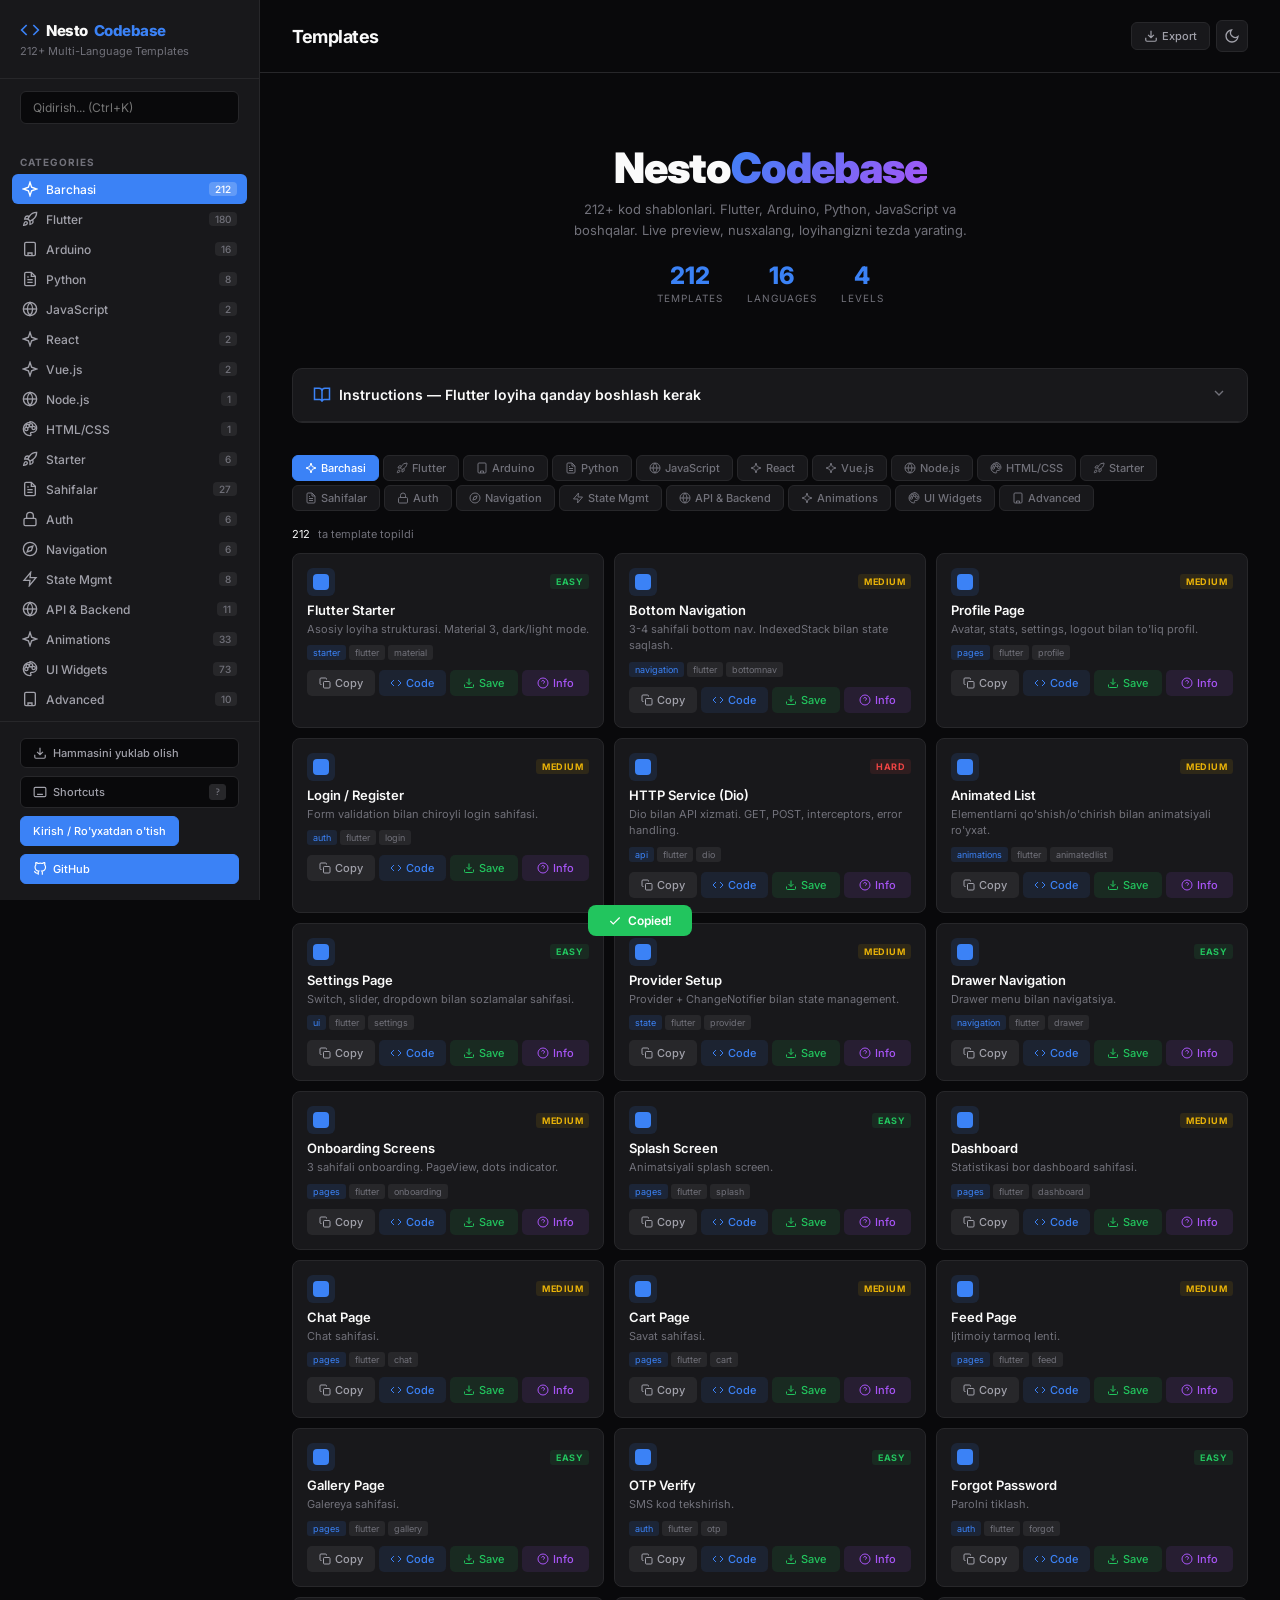
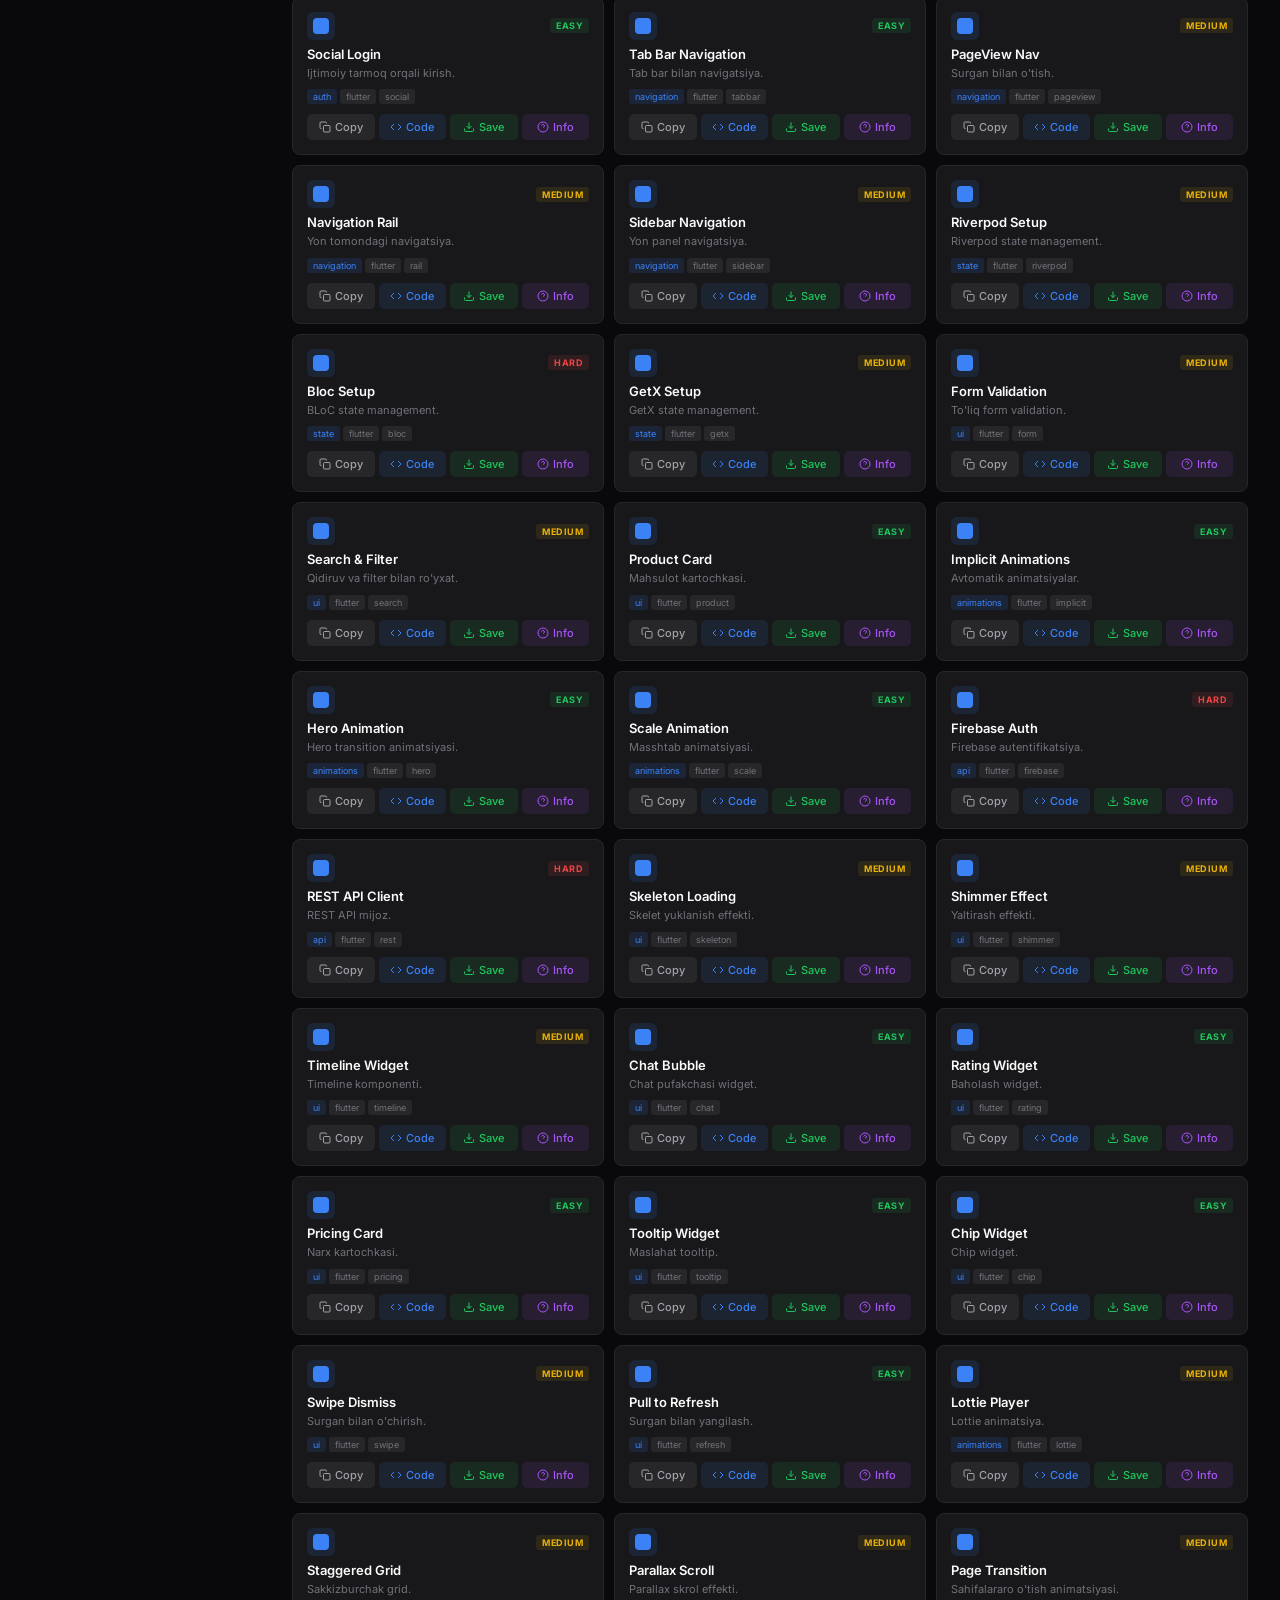
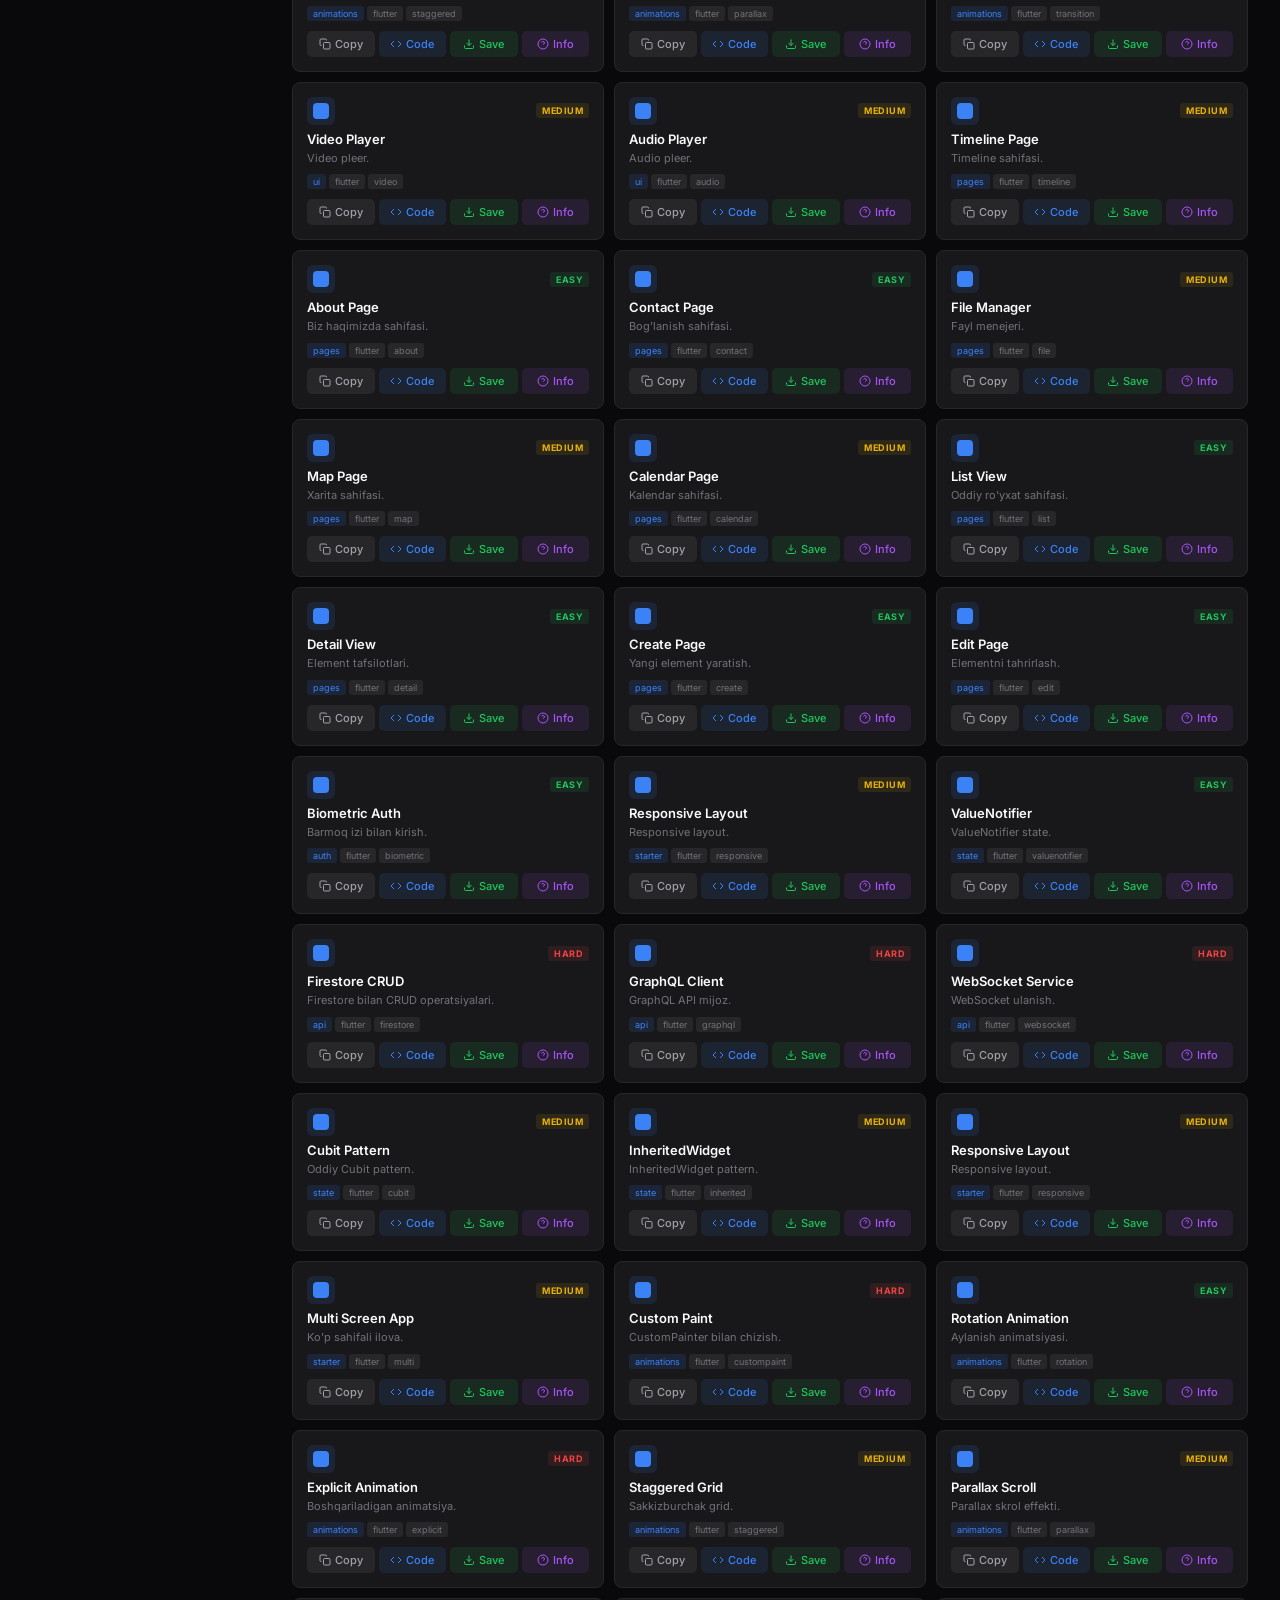
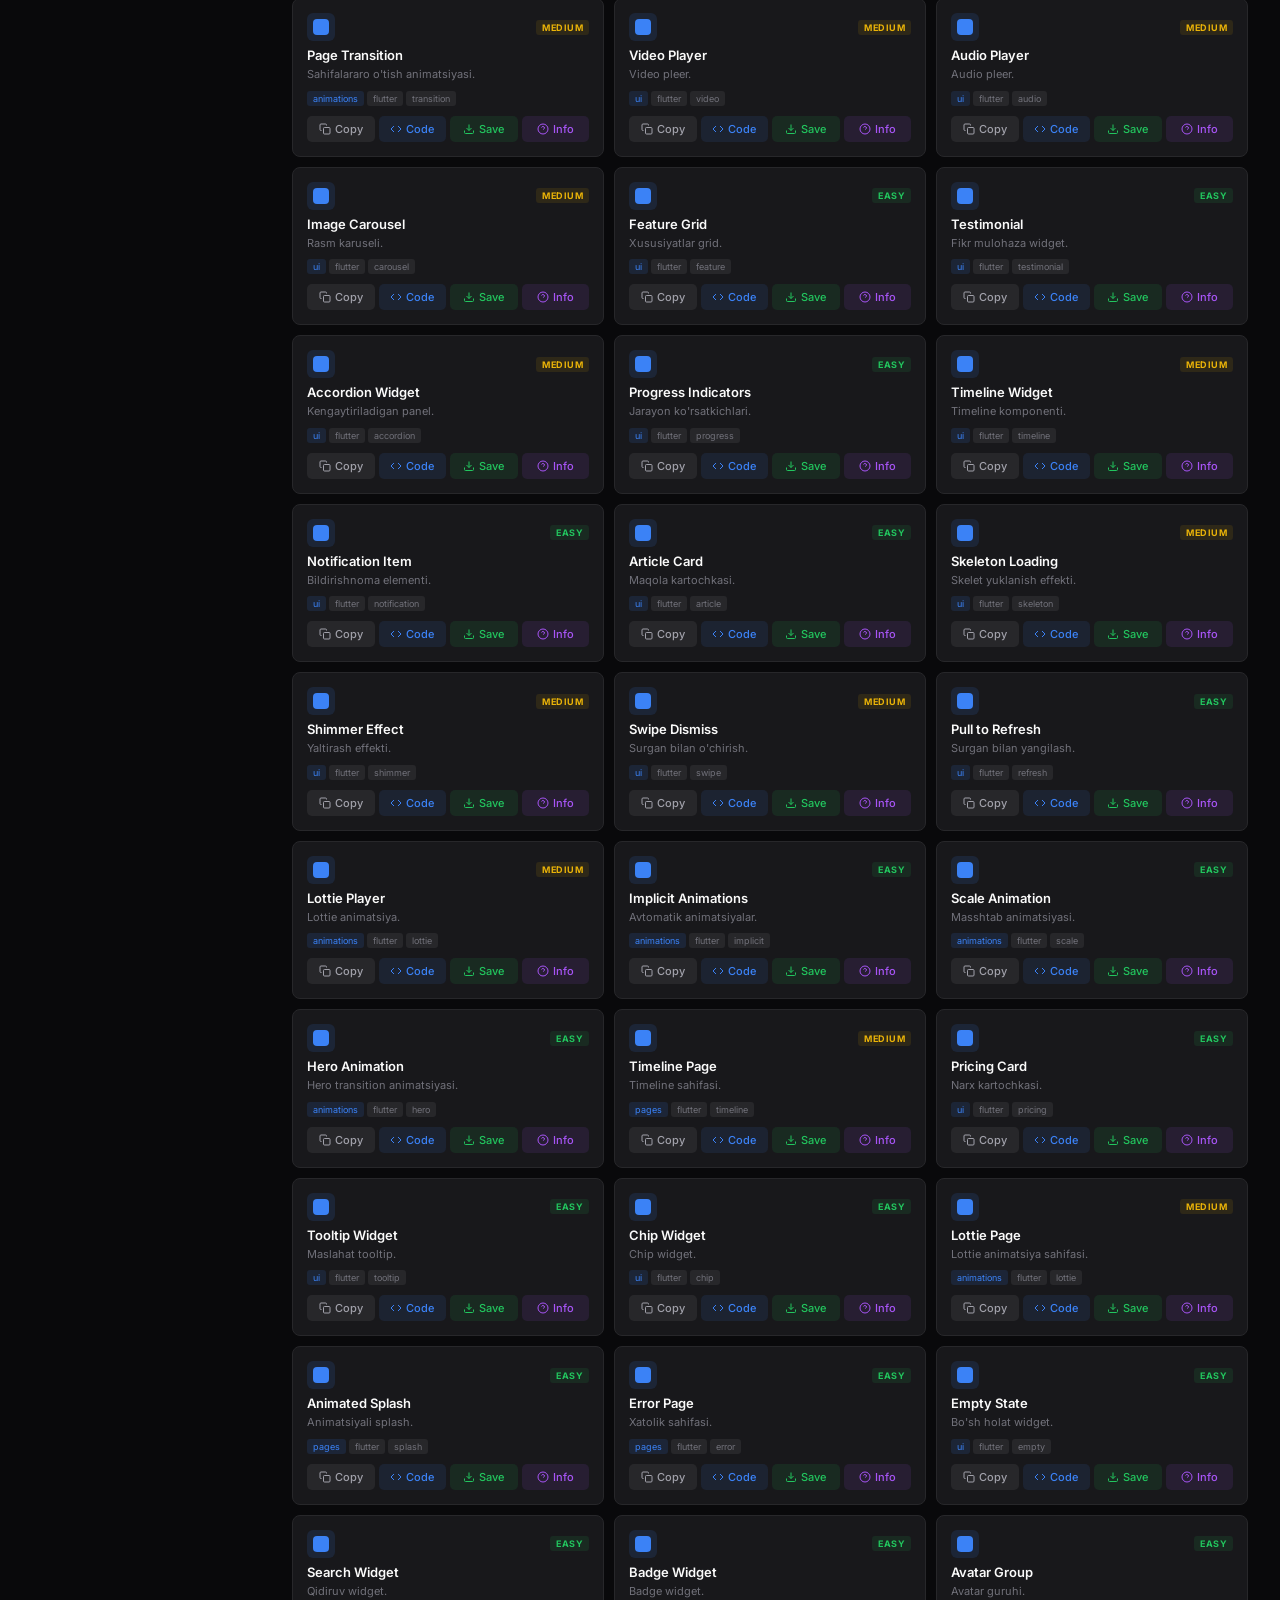
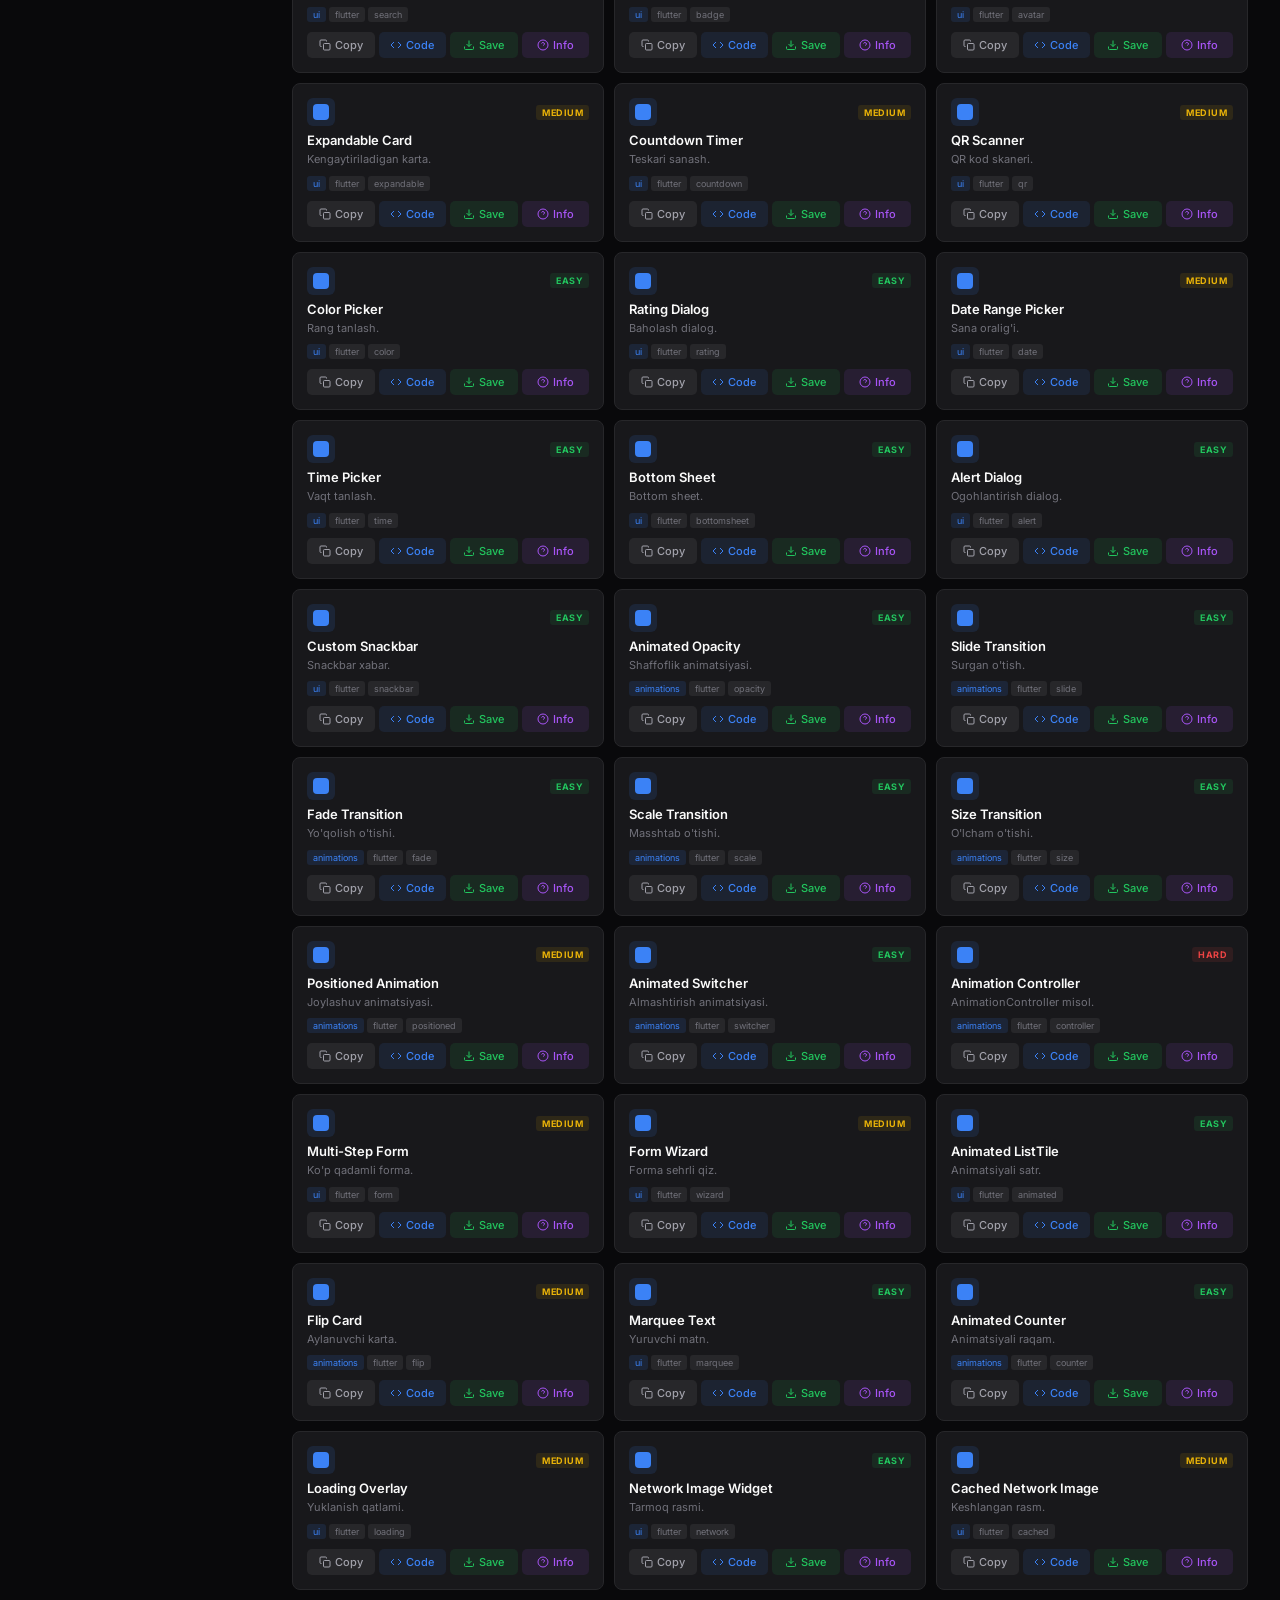
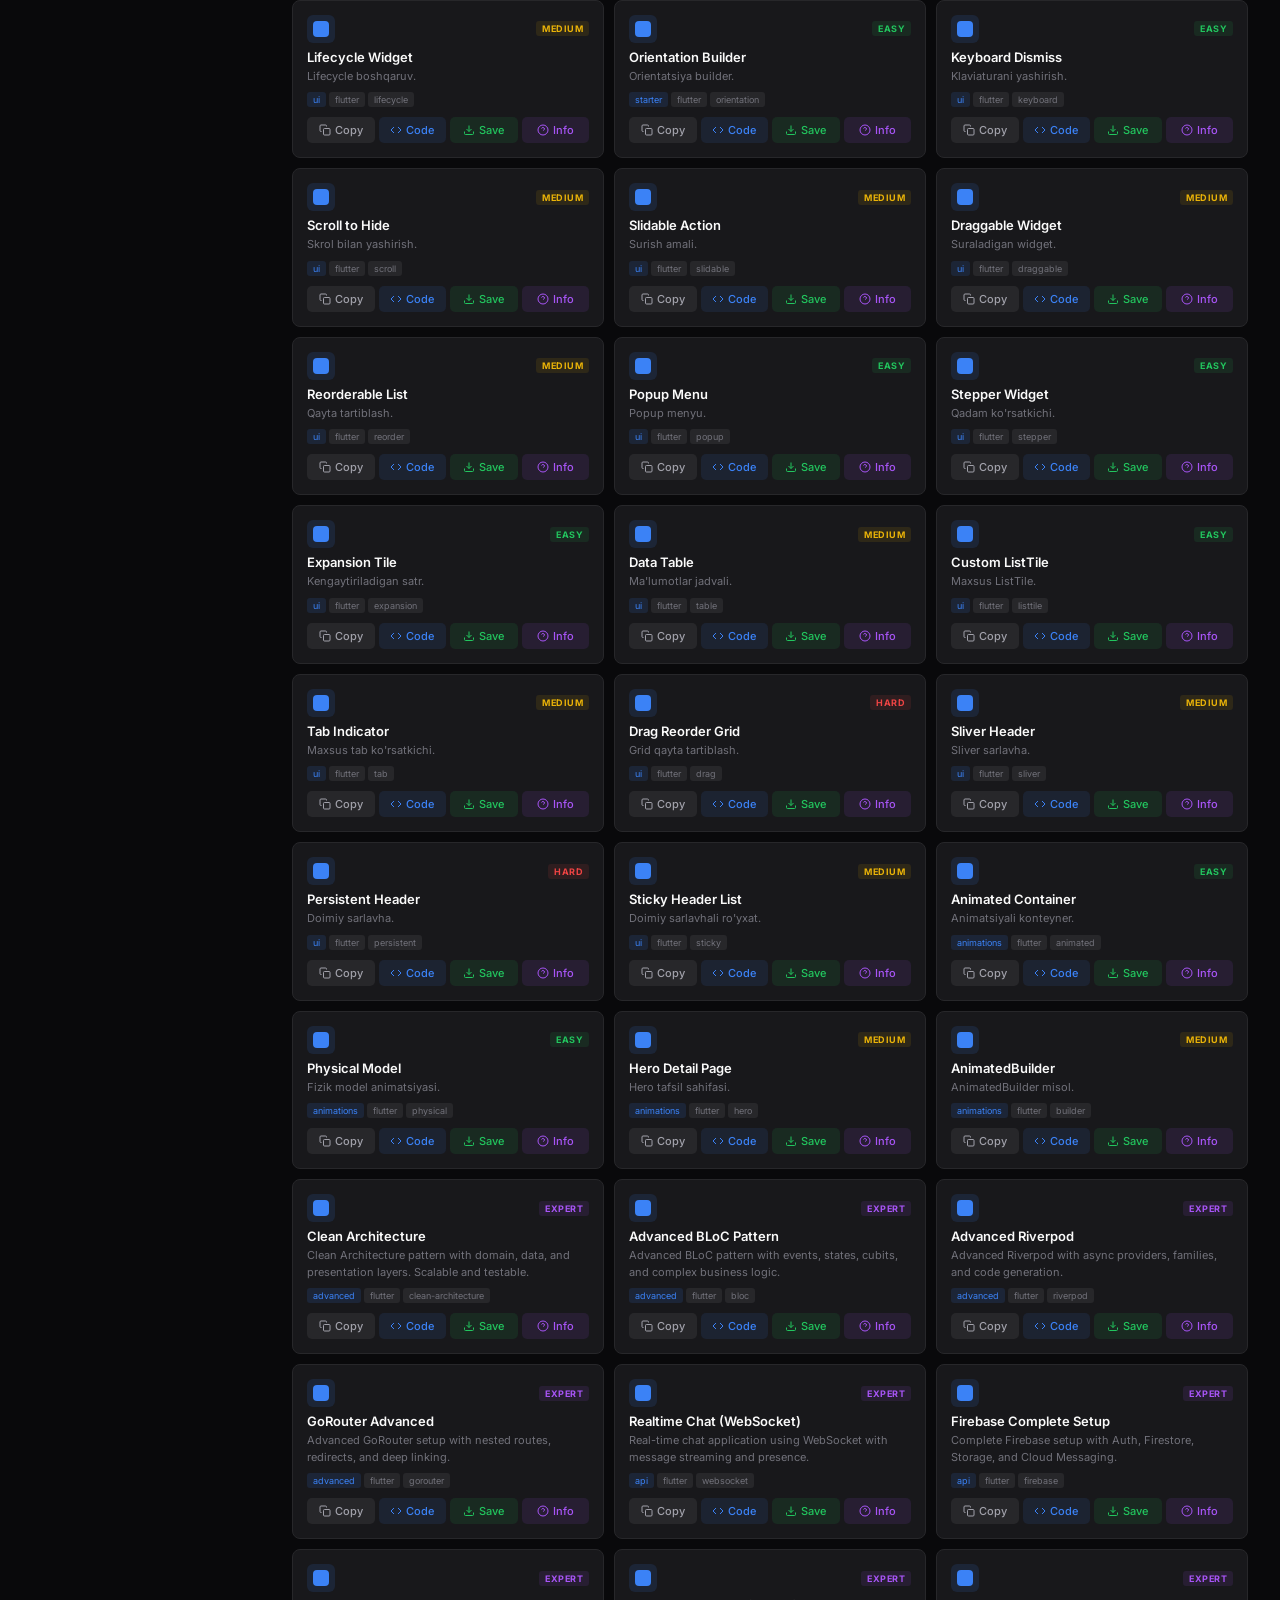
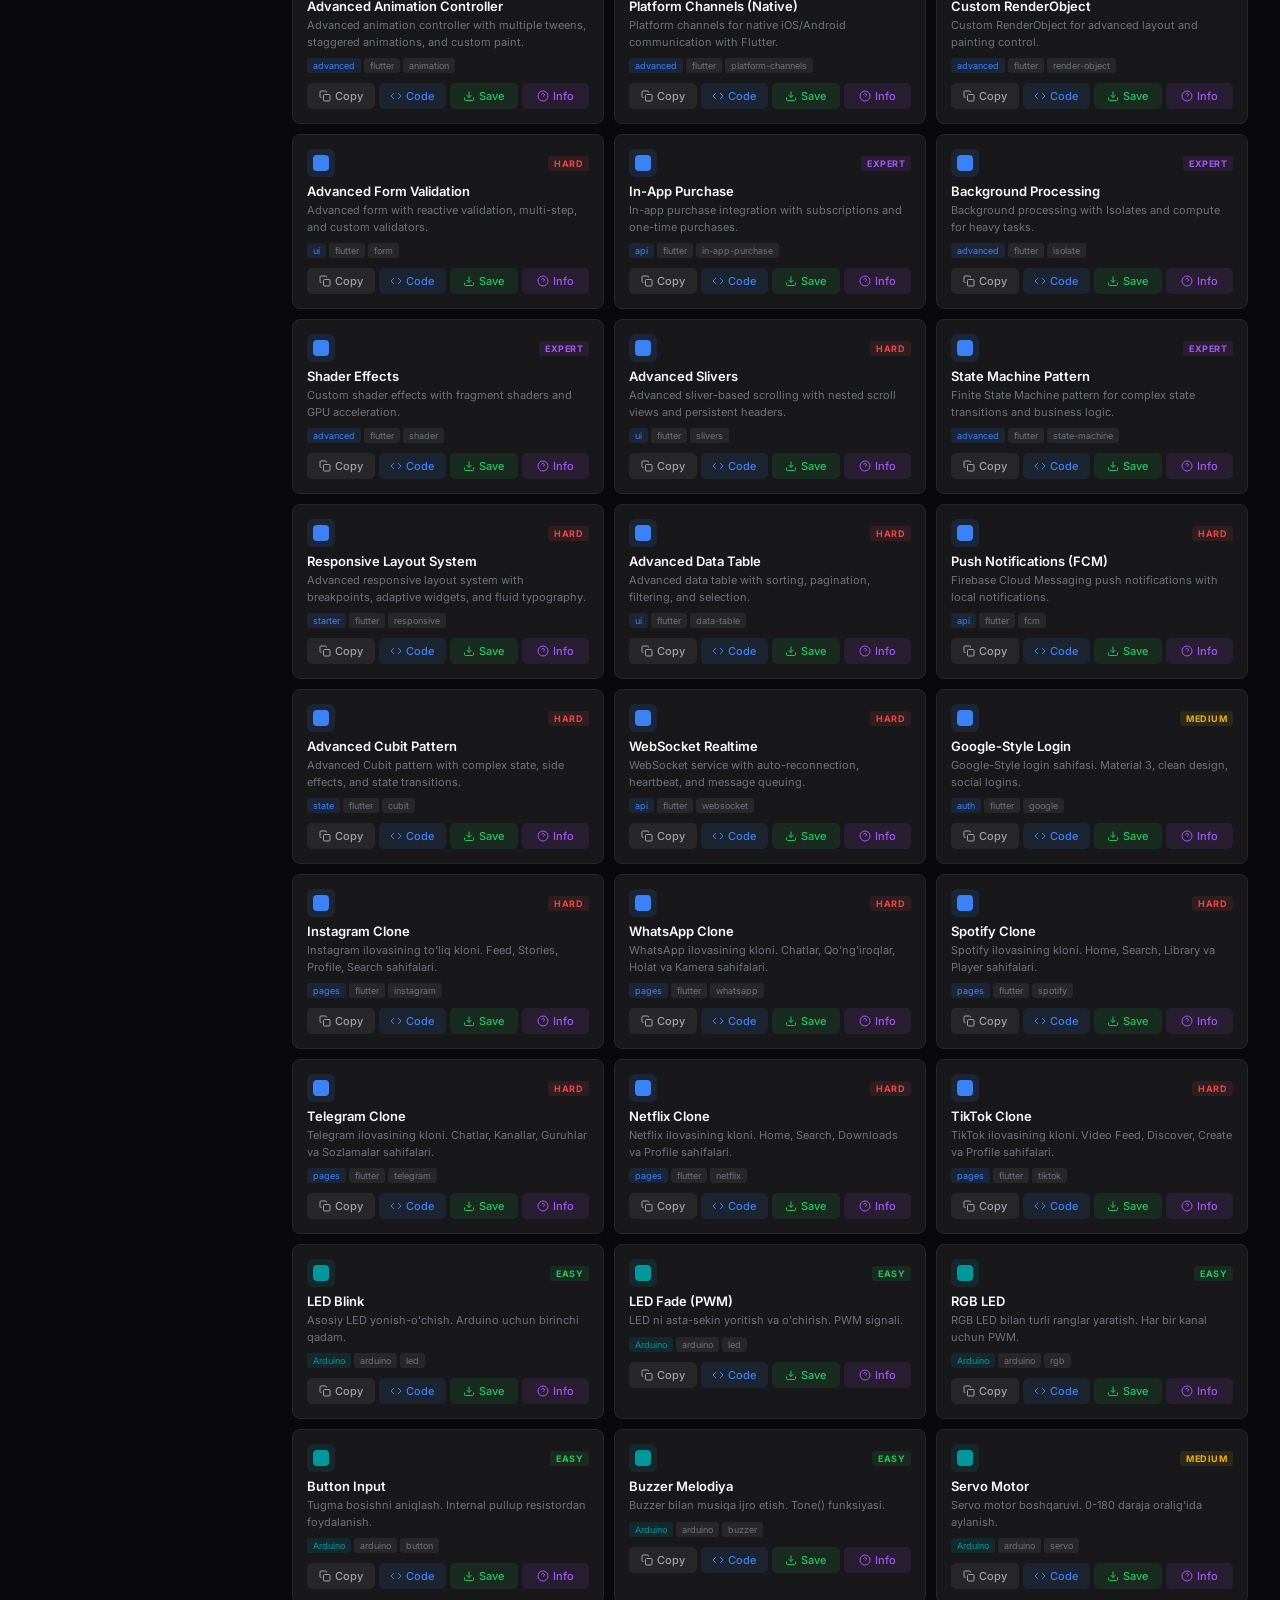
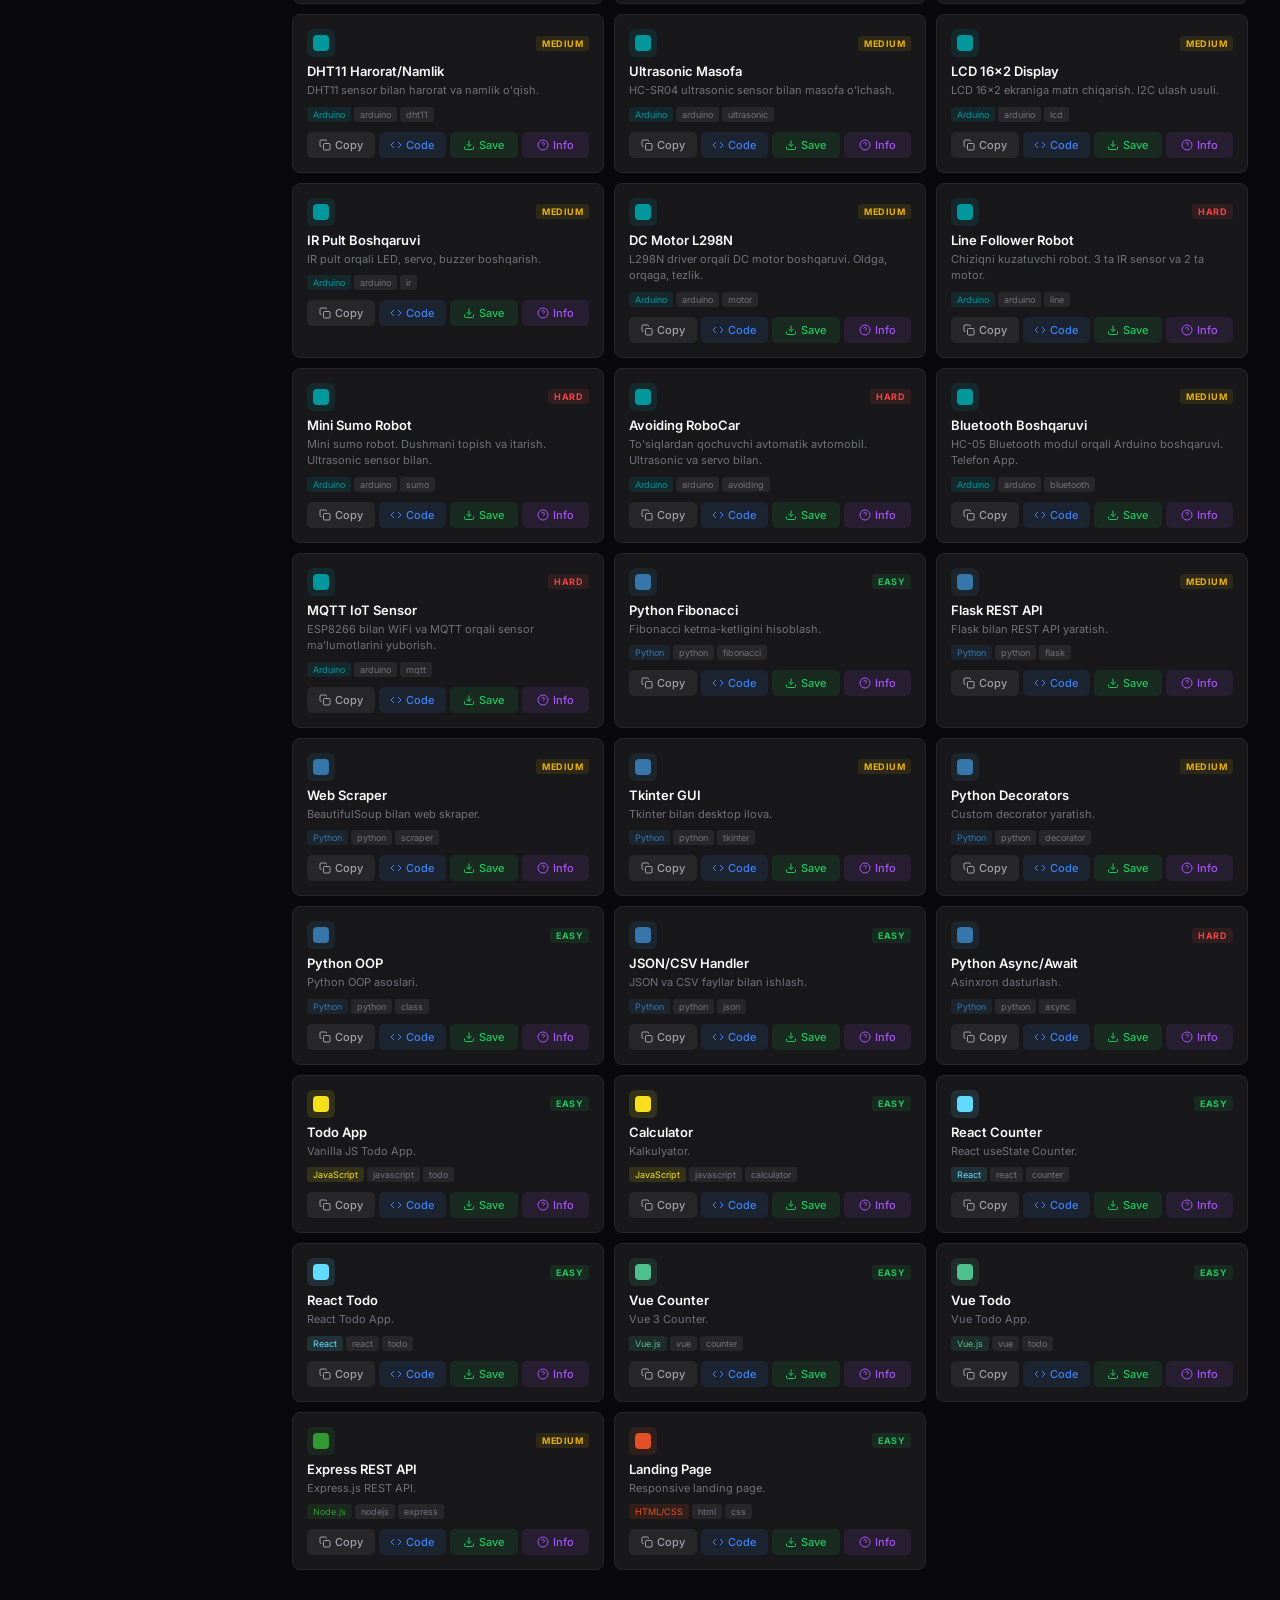
<file: index.html>
<!DOCTYPE html>
<html lang="uz">
<head>
<meta charset="UTF-8">
<meta name="viewport" content="width=device-width,initial-scale=1">
<title>NestoCodebase — Multi-Language Code Templates & Live Preview</title>
<meta name="description" content="200+ code templates for Flutter, Arduino, Python, JavaScript, React, and more. Live preview, copy-paste ready code, step-by-step instructions.">
<meta name="keywords" content="code templates, Flutter, Arduino, Python, JavaScript, React, Vue, Node.js, live preview, NestoCodebase">
<meta name="author" content="NestoCodebase">
<meta name="robots" content="index, follow">
<meta name="theme-color" content="#3b82f6">

<meta property="og:type" content="website">
<meta property="og:title" content="NestoCodebase — Multi-Language Code Templates & Live Preview">
<meta property="og:description" content="200+ code templates for Flutter, Arduino, Python, JavaScript, and more.">
<meta property="og:url" content="https://asadbekabdulboqiyev.github.io/nesto-codebase/">
<meta property="og:site_name" content="NestoCodebase">
<meta property="og:locale" content="uz_UZ">

<meta name="twitter:card" content="summary_large_image">
<meta name="twitter:title" content="NestoCodebase — Multi-Language Code Templates & Live Preview">
<meta name="twitter:description" content="200+ code templates for Flutter, Arduino, Python, JavaScript, and more.">
<meta name="twitter:creator" content="@tmeAsadbek">

<link rel="canonical" href="https://asadbekabdulboqiyev.github.io/nesto-codebase/">
<link rel="icon" href="data:image/svg+xml,<svg xmlns='http://www.w3.org/2000/svg' viewBox='0 0 100 100'><text y='.9em' font-size='90'>💻</text></svg>">
<link rel="preconnect" href="https://fonts.googleapis.com">
<link rel="preconnect" href="https://fonts.gstatic.com" crossorigin>
<link href="https://fonts.googleapis.com/css2?family=Inter:wght@300;400;500;600;700;800;900&family=JetBrains+Mono:wght@400;500;600&display=swap" rel="stylesheet">
<link rel="stylesheet" href="styles.css">
</head>
<body>
<a href="#mainContent" class="sr-only" style="position:absolute;top:-40px;left:0;background:var(--accent);color:#fff;padding:8px;z-index:1000" onfocus="this.style.top='0'" onblur="this.style.top='-40px'">Skip to content</a>

<div class="layout">
<aside class="sidebar" id="sidebar" aria-label="Sidebar navigation">
  <div class="s-head">
    <div class="s-logo">
      <svg viewBox="0 0 24 24" fill="none" stroke="currentColor" stroke-width="2" aria-hidden="true"><polyline points="16 18 22 12 16 6"/><polyline points="8 6 2 12 8 18"/></svg>
      Nesto<span style="color:var(--accent)">Codebase</span>
    </div>
    <div class="s-sub">212+ Multi-Language Templates</div>
  </div>
  <div class="s-search">
    <label for="search" class="sr-only">Templates qidirish</label>
    <input type="search" id="search" placeholder="Qidirish... (Ctrl+K)" autocomplete="off" role="searchbox" aria-label="Templates qidirish">
  </div>
  <nav class="s-nav" id="sidebarNav" aria-label="Categories"></nav>
  <div class="s-foot">
    <button class="s-btn" onclick="exportAll()" aria-label="Barcha templatesni yuklab olish">
      <svg viewBox="0 0 24 24" fill="none" stroke="currentColor" stroke-width="2" aria-hidden="true"><path d="M21 15v4a2 2 0 01-2 2H5a2 2 0 01-2-2v-4M7 10l5 5 5-5M12 15V3"/></svg>
      Hammasini yuklab olish
    </button>
    <button class="s-btn" onclick="showShortcuts()" aria-label="Keyboard shortcuts">
      <svg viewBox="0 0 24 24" fill="none" stroke="currentColor" stroke-width="2" aria-hidden="true"><rect x="2" y="4" width="20" height="16" rx="2"/><path d="M6 8h.01M10 8h.01M14 8h.01M18 8h.01M8 12h.01M12 12h.01M16 12h.01M7 16h10"/></svg>
      Shortcuts <span class="kbd">?</span>
    </button>
    <div id="userSection"></div>
    <button class="s-btn primary" onclick="window.open('https://github.com/asadbekabdulboqiyev/nesto-codebase','_blank')" aria-label="GitHub repository">
      <svg viewBox="0 0 24 24" fill="none" stroke="currentColor" stroke-width="2" aria-hidden="true"><path d="M9 19c-5 1.5-5-2.5-7-3m14 6v-3.87a3.37 3.37 0 00-.94-2.61c3.14-.35 6.44-1.54 6.44-7A5.44 5.44 0 0020 4.77 5.07 5.07 0 0019.91 1S18.73.65 16 2.48a13.38 13.38 0 00-7 0C6.27.65 5.09 1 5.09 1A5.07 5.07 0 005 4.77a5.44 5.44 0 00-1.5 3.78c0 5.42 3.3 6.61 6.44 7A3.37 3.37 0 009 18.13V22"/></svg>
      GitHub
    </button>
  </div>
</aside>

<main class="main" id="mainContent">
  <header class="m-header">
    <div class="m-title" id="headerTitle">Templates</div>
    <div class="m-actions">
      <button class="m-btn" onclick="exportAll()" aria-label="Export all templates as JSON">
        <svg viewBox="0 0 24 24" fill="none" stroke="currentColor" stroke-width="2" aria-hidden="true"><path d="M21 15v4a2 2 0 01-2 2H5a2 2 0 01-2-2v-4M7 10l5 5 5-5M12 15V3"/></svg>
        Export
      </button>
      <button class="theme-toggle" onclick="toggleTheme()" id="themeBtn" title="Theme toggle" aria-label="Toggle dark/light theme">
        <svg id="themeIcon" viewBox="0 0 24 24" fill="none" stroke="currentColor" stroke-width="2" aria-hidden="true"><path d="M21 12.79A9 9 0 1111.21 3 7 7 0 0021 12.79z"/></svg>
      </button>
    </div>
  </header>

  <div class="m-content">
    <div class="hero-section">
      <h1>Nesto<span>Codebase</span></h1>
      <p>212+ kod shablonlari. Flutter, Arduino, Python, JavaScript va boshqalar. Live preview, nusxalang, loyihangizni tezda yarating.</p>
      <div class="hero-stats" role="list" aria-label="Statistics">
        <div class="hero-stat" role="listitem"><div class="num" id="totalCount">212</div><div class="lbl">Templates</div></div>
        <div class="hero-stat" role="listitem"><div class="num" id="langCount">8</div><div class="lbl">Languages</div></div>
        <div class="hero-stat" role="listitem"><div class="num">4</div><div class="lbl">Levels</div></div>
      </div>
    </div>

    <div class="instructions-section">
      <div class="inst-header" id="instHeader" onclick="toggleInstructions()" role="button" tabindex="0" aria-expanded="false" aria-controls="instBody" onkeydown="if(event.key==='Enter'||event.key===' '){event.preventDefault();toggleInstructions()}">
        <h3>
          <svg viewBox="0 0 24 24" fill="none" stroke="currentColor" stroke-width="2" aria-hidden="true"><path d="M2 3h6a4 4 0 014 4v14a3 3 0 00-3-3H2zM22 3h-6a4 4 0 00-4 4v14a3 3 0 013-3h7z"/></svg>
          Instructions — Flutter loyiha qanday boshlash kerak
        </h3>
        <span class="chevron" aria-hidden="true">
          <svg width="16" height="16" viewBox="0 0 24 24" fill="none" stroke="currentColor" stroke-width="2"><path d="M6 9l6 6 6-6"/></svg>
        </span>
      </div>
      <div class="inst-body" id="instBody" role="region" aria-label="General instructions">
        <div class="inst-grid">
          <div class="inst-card">
            <h4><svg viewBox="0 0 24 24" fill="none" stroke="currentColor" stroke-width="2" aria-hidden="true"><path d="M13 2H6a2 2 0 00-2 2v16a2 2 0 002 2h12a2 2 0 002-2V9z"/><path d="M13 2v7h7"/></svg> Loyiha yaratish</h4>
            <p>Yangi Flutter loyiha yaratish uchun terminalni oching va quyidagi buyruqlarni kiriting:<br><code>flutter create my_app</code><br><code>cd my_app && flutter run</code></p>
          </div>
          <div class="inst-card">
            <h4><svg viewBox="0 0 24 24" fill="none" stroke="currentColor" stroke-width="2" aria-hidden="true"><path d="M21 16V8a2 2 0 00-1-1.73l-7-4a2 2 0 00-2 0l-7 4A2 2 0 003 8v8a2 2 0 001 1.73l7 4a2 2 0 002 0l7-4A2 2 0 0021 16z"/></svg> Paketlar o'rnatish</h4>
            <p>Kerakli paketlarni qo'shish:<br><code>flutter pub add provider</code><br><code>flutter pub add dio</code><br><code>flutter pub add flutter_riverpod</code><br><code>flutter pub add flutter_bloc</code></p>
          </div>
          <div class="inst-card">
            <h4><svg viewBox="0 0 24 24" fill="none" stroke="currentColor" stroke-width="2" aria-hidden="true"><path d="M22 19a2 2 0 01-2 2H4a2 2 0 01-2-2V5a2 2 0 012-2h5l2 3h9a2 2 0 012 2z"/></svg> Struktura yaratish</h4>
            <p>Tizimli papka tuzilmasi:<br><code>mkdir lib/pages lib/services lib/widgets</code><br><code>mkdir lib/providers lib/models lib/utils</code></p>
          </div>
          <div class="inst-card">
            <h4><svg viewBox="0 0 24 24" fill="none" stroke="currentColor" stroke-width="2" aria-hidden="true"><path d="M14.7 6.3a1 1 0 000 1.4l1.6 1.6a1 1 0 001.4 0l3.77-3.77a6 6 0 01-7.94 7.94l-6.91 6.91a2.12 2.12 0 01-3-3l6.91-6.91a6 6 0 017.94-7.94l-3.76 3.76z"/></svg> Build & Deploy</h4>
            <p>Release versiya yaratish:<br><code>flutter build apk --release</code><br><code>flutter build ios --release</code><br><code>flutter build web --release</code></p>
          </div>
          <div class="inst-card">
            <h4><svg viewBox="0 0 24 24" fill="none" stroke="currentColor" stroke-width="2" aria-hidden="true"><path d="M14.7 6.3a1 1 0 000 1.4l1.6 1.6a1 1 0 001.4 0l3.77-3.77a6 6 0 01-7.94 7.94l-6.91 6.91a2.12 2.12 0 01-3-3l6.91-6.91a6 6 0 017.94-7.94l-3.76 3.76z"/></svg> Test & Format</h4>
            <p>Sifatni nazorat qilish:<br><code>flutter test</code><br><code>flutter analyze</code><br><code>dart format lib/</code></p>
          </div>
          <div class="inst-card">
            <h4><svg viewBox="0 0 24 24" fill="none" stroke="currentColor" stroke-width="2" aria-hidden="true"><path d="M13 2L3 14h9l-1 8 10-12h-9l1-8z"/></svg> State Management</h4>
            <p>Tanlov: Provider, Riverpod, BLoC, GetX yoki Cubit. Har biri o'ziga xususiyatlarga ega. Boshlang'ich loyihalar uchun Provider, kattalar uchun Riverpod yoki BLoC tavsiya etiladi.</p>
          </div>
          <div class="inst-card">
            <h4><svg viewBox="0 0 24 24" fill="none" stroke="currentColor" stroke-width="2" aria-hidden="true"><circle cx="12" cy="12" r="10"/><line x1="2" y1="12" x2="22" y2="12"/><path d="M12 2a15.3 15.3 0 014 10 15.3 15.3 0 01-4 10 15.3 15.3 0 01-4-10 15.3 15.3 0 014-10z"/></svg> API integratsiya</h4>
            <p>Dio yoki http paketidan foydalaning. REST API, GraphQL, WebSocket qo'llab-quvvatlanadi. Firebase bilan ham ishlash mumkin.</p>
          </div>
          <div class="inst-card">
            <h4><svg viewBox="0 0 24 24" fill="none" stroke="currentColor" stroke-width="2" aria-hidden="true"><circle cx="13.5" cy="6.5" r="2.5"/><path d="M17 2H7a5 5 0 00-5 5v10a5 5 0 005 5h10a5 5 0 005-5V7a5 5 0 00-5-5z"/><circle cx="12" cy="12" r="3"/></svg> UI & Animations</h4>
            <p>Material 3, Cupertino, yoki custom dizayn. Implicit animatsiyalar, Hero, CustomPainter, Lottie effektlari mavjud.</p>
          </div>
        </div>
      </div>
    </div>

    <div class="tabs-row" id="tabs" role="tablist" aria-label="Category filters"></div>
    <div class="count-bar" id="countBar" role="status" aria-live="polite"></div>
    <div class="grid" id="grid" role="list" aria-label="Templates grid"></div>
  </div>
</main>
</div>

<div class="modal-overlay" id="modal" role="dialog" aria-modal="true" aria-labelledby="mName">
<div class="modal">
  <div class="m-head">
    <div><h2 id="mName"></h2><p id="mDesc"></p></div>
    <div style="display:flex;gap:6px">
      <button class="m-action" onclick="showPreview()" title="Preview" id="previewBtn" aria-label="Show preview">
        <svg viewBox="0 0 24 24" fill="none" stroke="currentColor" stroke-width="2" aria-hidden="true"><rect x="2" y="3" width="20" height="14" rx="2" ry="2"/><line x1="8" y1="21" x2="16" y2="21"/><line x1="12" y1="17" x2="12" y2="21"/></svg>
        Preview
      </button>
      <button class="m-action" onclick="showInstructions()" title="Instructions" aria-label="Show instructions">
        <svg viewBox="0 0 24 24" fill="none" stroke="currentColor" stroke-width="2" aria-hidden="true"><circle cx="12" cy="12" r="10"/><path d="M9.09 9a3 3 0 015.83 1c0 2-3 3-3 3"/><line x1="12" y1="17" x2="12.01" y2="17"/></svg>
        Instructions
      </button>
      <button class="m-action" onclick="runLivePreview()" title="Run" aria-label="Run live preview" style="background:rgba(34,197,94,.1);color:var(--green)">
        <svg viewBox="0 0 24 24" fill="none" stroke="currentColor" stroke-width="2" aria-hidden="true"><polygon points="5 3 19 12 5 21 5 3"/></svg>
        Run
      </button>
      <button class="m-close" onclick="closeModal()" aria-label="Close modal">
        <svg width="12" height="12" viewBox="0 0 24 24" fill="none" stroke="currentColor" stroke-width="2" aria-hidden="true"><line x1="18" y1="6" x2="6" y2="18"/><line x1="6" y1="6" x2="18" y2="18"/></svg>
      </button>
    </div>
  </div>

  <div id="previewSection" style="display:none;background:var(--bg);padding:20px;text-align:center;min-height:200px">
    <div id="previewContent">
      <div style="color:var(--text3);padding:40px">
        <svg width="48" height="48" viewBox="0 0 24 24" fill="none" stroke="currentColor" stroke-width="1" style="opacity:.3" aria-hidden="true"><rect x="2" y="3" width="20" height="14" rx="2"/><line x1="8" y1="21" x2="16" y2="21"/><line x1="12" y1="17" x2="12" y2="21"/></svg>
        <p style="margin-top:12px;font-size:13px">Preview hali yuklanmagan</p>
        <p style="font-size:11px;margin-top:4px">Screenshot ni <code>code_info/{id}.png</code> ga qo'ying</p>
      </div>
    </div>
  </div>

  <div class="m-tabs" id="mTabs" role="tablist" aria-label="File tabs"></div>
  <div class="m-bar">
    <div class="m-bar-left">
      <div class="m-dots" aria-hidden="true"><span style="background:var(--red)"></span><span style="background:var(--yellow)"></span><span style="background:var(--green)"></span></div>
      <span class="m-path" id="mPath"></span>
    </div>
    <div class="m-bar-right">
      <button class="m-action" onclick="copyCode()" id="copyBtn" aria-label="Copy current file">
        <svg viewBox="0 0 24 24" fill="none" stroke="currentColor" stroke-width="2" aria-hidden="true"><rect x="9" y="9" width="13" height="13" rx="2" ry="2"/><path d="M5 15H4a2 2 0 01-2-2V4a2 2 0 012-2h9a2 2 0 012 2v1"/></svg>
        Copy
      </button>
      <button class="m-action" onclick="downloadFile()" aria-label="Download current file">
        <svg viewBox="0 0 24 24" fill="none" stroke="currentColor" stroke-width="2" aria-hidden="true"><path d="M21 15v4a2 2 0 01-2 2H5a2 2 0 01-2-2v-4M7 10l5 5 5-5M12 15V3"/></svg>
        Save
      </button>
      <button class="m-action" onclick="copyAll()" aria-label="Copy all files">
        <svg viewBox="0 0 24 24" fill="none" stroke="currentColor" stroke-width="2" aria-hidden="true"><rect x="9" y="9" width="13" height="13" rx="2" ry="2"/><path d="M5 15H4a2 2 0 01-2-2V4a2 2 0 012-2h9a2 2 0 012 2v1"/></svg>
        All
      </button>
    </div>
  </div>
  <div class="m-code" role="region" aria-label="Code viewer"><pre id="mCode" tabindex="0"></pre></div>
  <div class="m-foot" id="mFoot" aria-label="File list"></div>
</div>
</div>

<div class="instructions-overlay" id="instructionsOverlay" role="dialog" aria-modal="true" aria-label="Template instructions" onclick="if(event.target===this)closeInstructions()">
<div class="instructions-panel">
  <div class="inst-panel-head">
    <h2>
      <svg viewBox="0 0 24 24" fill="none" stroke="currentColor" stroke-width="2" aria-hidden="true"><path d="M2 3h6a4 4 0 014 4v14a3 3 0 00-3-3H2zM22 3h-6a4 4 0 00-4 4v14a3 3 0 013-3h7z"/></svg>
      <span id="instTitle">Instructions</span>
    </h2>
    <button class="m-close" onclick="closeInstructions()" aria-label="Close instructions">
      <svg width="12" height="12" viewBox="0 0 24 24" fill="none" stroke="currentColor" stroke-width="2" aria-hidden="true"><line x1="18" y1="6" x2="6" y2="18"/><line x1="6" y1="6" x2="18" y2="18"/></svg>
    </button>
  </div>
  <div class="inst-panel-body" id="instBody2"></div>
</div>
</div>

<div class="shortcuts-overlay" id="shortcutsOverlay" role="dialog" aria-modal="true" aria-label="Keyboard shortcuts" onclick="if(event.target===this)closeShortcuts()">
<div class="shortcuts">
  <h3>
    <svg viewBox="0 0 24 24" fill="none" stroke="currentColor" stroke-width="2" aria-hidden="true"><rect x="2" y="4" width="20" height="16" rx="2"/><path d="M6 8h.01M10 8h.01M14 8h.01M18 8h.01M8 12h.01M12 12h.01M16 12h.01M7 16h10"/></svg>
    Keyboard Shortcuts
  </h3>
  <div class="shortcut-row"><span class="shortcut-label">Search</span><div class="shortcut-keys"><span class="shortcut-key">Ctrl</span><span class="shortcut-key">K</span></div></div>
  <div class="shortcut-row"><span class="shortcut-label">Close modal</span><div class="shortcut-keys"><span class="shortcut-key">Esc</span></div></div>
  <div class="shortcut-row"><span class="shortcut-label">Copy code</span><div class="shortcut-keys"><span class="shortcut-key">Ctrl</span><span class="shortcut-key">C</span></div></div>
  <div class="shortcut-row"><span class="shortcut-label">Download file</span><div class="shortcut-keys"><span class="shortcut-key">Ctrl</span><span class="shortcut-key">S</span></div></div>
  <div class="shortcut-row"><span class="shortcut-label">Toggle theme</span><div class="shortcut-keys"><span class="shortcut-key">Ctrl</span><span class="shortcut-key">D</span></div></div>
  <div class="shortcut-row"><span class="shortcut-label">Next file</span><div class="shortcut-keys"><span class="shortcut-key">&#8594;</span></div></div>
  <div class="shortcut-row"><span class="shortcut-label">Prev file</span><div class="shortcut-keys"><span class="shortcut-key">&#8592;</span></div></div>
  <div class="shortcut-row"><span class="shortcut-label">Export all</span><div class="shortcut-keys"><span class="shortcut-key">Ctrl</span><span class="shortcut-key">E</span></div></div>
  <div class="shortcut-row"><span class="shortcut-label">Show shortcuts</span><div class="shortcut-keys"><span class="shortcut-key">?</span></div></div>
</div>
</div>

<div class="toast" id="toast" role="alert" aria-live="assertive">
  <svg viewBox="0 0 24 24" fill="none" stroke="currentColor" stroke-width="2" aria-hidden="true"><path d="M20 6L9 17l-5-5"/></svg>
  <span id="toastMsg">Copied!</span>
</div>

<div class="auth-overlay" id="authOverlay" onclick="if(event.target===this)closeAuthModal()">
<div class="auth-panel">
  <div class="auth-head">
    <h2>
      <svg viewBox="0 0 24 24" fill="none" stroke="currentColor" stroke-width="2" aria-hidden="true"><path d="M20 21v-2a4 4 0 00-4-4H8a4 4 0 00-4 4v2"/><circle cx="12" cy="7" r="4"/></svg>
      <span id="authTitle">Kirish</span>
    </h2>
    <button class="m-close" onclick="closeAuthModal()" aria-label="Close auth">
      <svg width="12" height="12" viewBox="0 0 24 24" fill="none" stroke="currentColor" stroke-width="2" aria-hidden="true"><line x1="18" y1="6" x2="6" y2="18"/><line x1="6" y1="6" x2="18" y2="18"/></svg>
    </button>
  </div>
  <div class="auth-tabs">
    <button class="auth-tab active" data-tab="login" onclick="switchAuthTab('login')">Kirish</button>
    <button class="auth-tab" data-tab="register" onclick="switchAuthTab('register')">Ro'yxatdan o'tish</button>
  </div>
  <form class="auth-form" onsubmit="handleAuth(event)">
    <div id="nameField" style="display:none">
      <label for="authName">Ism</label>
      <input type="text" id="authName" placeholder="Ismingiz">
    </div>
    <div>
      <label for="authEmail">Email</label>
      <input type="email" id="authEmail" placeholder="email@example.com" required>
    </div>
    <div>
      <label for="authPass">Parol</label>
      <input type="password" id="authPass" placeholder="Kamida 6 ta belgi" required minlength="6">
    </div>
    <button type="submit" class="s-btn primary" style="width:100%;justify-content:center;padding:10px">Davom etish</button>
  </form>
</div>
</div>

<div class="preview-overlay" id="previewOverlay" onclick="if(event.target===this)closePreviewOverlay()">
<div class="preview-panel">
  <div class="inst-panel-head">
    <h2>
      <svg viewBox="0 0 24 24" fill="none" stroke="currentColor" stroke-width="2" aria-hidden="true"><rect x="2" y="3" width="20" height="14" rx="2"/><line x1="8" y1="21" x2="16" y2="21"/><line x1="12" y1="17" x2="12" y2="21"/></svg>
      Live Preview
    </h2>
    <button class="m-close" onclick="closePreviewOverlay()" aria-label="Close preview">
      <svg width="12" height="12" viewBox="0 0 24 24" fill="none" stroke="currentColor" stroke-width="2" aria-hidden="true"><line x1="18" y1="6" x2="6" y2="18"/><line x1="6" y1="6" x2="18" y2="18"/></svg>
    </button>
  </div>
  <div class="preview-body" id="previewContent2"></div>
</div>
</div>

<script src="app.js"></script>
</body>
</html>
</file>
<file: styles.css>
:root{--bg:#09090b;--bg2:#18181b;--bg3:#27272a;--border:#27272a;--border2:#3f3f46;--text:#fafafa;--text2:#a1a1aa;--text3:#71717a;--accent:#3b82f6;--green:#22c55e;--yellow:#eab308;--red:#ef4444;--orange:#f97316;--purple:#a855f7;--cyan:#06b6d4;--mono:'JetBrains Mono','Fira Code',monospace;--sans:'Inter',system-ui,-apple-system,sans-serif}
[data-theme="light"]{--bg:#fafafa;--bg2:#f4f4f5;--bg3:#e4e4e7;--border:#e4e4e7;--border2:#d4d4d8;--text:#18181b;--text2:#52525b;--text3:#a1a1aa}
*{margin:0;padding:0;box-sizing:border-box}
::selection{background:var(--accent);color:#fff}
::-webkit-scrollbar{width:6px;height:6px}
::-webkit-scrollbar-track{background:transparent}
::-webkit-scrollbar-thumb{background:var(--border2);border-radius:3px}
body{font-family:var(--sans);background:var(--bg);color:var(--text);min-height:100vh;transition:background .3s,color .3s}
.layout{display:grid;grid-template-columns:260px 1fr;min-height:100vh}
@media(max-width:900px){.layout{grid-template-columns:1fr}.sidebar{display:none}.sidebar.open{display:flex;position:fixed;inset:0;z-index:300;width:100%}}
.sidebar{background:var(--bg2);border-right:1px solid var(--border);display:flex;flex-direction:column;position:sticky;top:0;height:100vh;overflow:hidden}
.s-head{padding:20px;border-bottom:1px solid var(--border)}
.s-logo{font-size:15px;font-weight:800;letter-spacing:-.5px;margin-bottom:4px;display:flex;align-items:center;gap:6px}
.s-logo svg{width:20px;height:20px;color:var(--accent)}
.s-sub{font-size:11px;color:var(--text3);font-weight:400}
.s-search{padding:12px 20px}
.s-search input{width:100%;padding:8px 12px;border-radius:6px;border:1px solid var(--border);background:var(--bg);color:var(--text);font-size:12px;font-family:var(--sans);outline:none;transition:border-color .2s}
.s-search input:focus{border-color:var(--accent)}
.s-nav{flex:1;overflow-y:auto;padding:8px 12px}
.s-section{font-size:10px;font-weight:700;text-transform:uppercase;letter-spacing:1px;color:var(--text3);padding:12px 8px 6px}
.s-item{display:flex;align-items:center;gap:8px;padding:7px 10px;border-radius:6px;font-size:12px;color:var(--text2);cursor:pointer;transition:all .15s;font-weight:500}
.s-item:hover{background:var(--bg3);color:var(--text)}
.s-item.active{background:var(--accent);color:#fff}
.s-item svg{width:16px;height:16px;flex-shrink:0}
.s-item .count{margin-left:auto;font-size:10px;background:var(--bg3);padding:1px 6px;border-radius:4px;color:var(--text3)}
.s-item.active .count{background:rgba(255,255,255,.2);color:#fff}
.s-foot{padding:16px 20px;border-top:1px solid var(--border);display:flex;flex-direction:column;gap:8px}
.s-btn{padding:7px 12px;border-radius:6px;font-size:11px;font-weight:500;border:1px solid var(--border);background:var(--bg);color:var(--text2);cursor:pointer;transition:all .15s;text-align:left;font-family:var(--sans);display:flex;align-items:center;gap:6px}
.s-btn:hover{border-color:var(--accent);color:var(--accent)}
.s-btn.primary{background:var(--accent);color:#fff;border-color:var(--accent)}
.s-btn.primary:hover{opacity:.9}
.s-btn svg{width:14px;height:14px}
.kbd{font-size:9px;padding:1px 5px;border-radius:3px;background:var(--bg3);color:var(--text3);border:1px solid var(--border);font-family:var(--mono);margin-left:auto}
.main{overflow:hidden;display:flex;flex-direction:column}
.m-header{padding:20px 32px;border-bottom:1px solid var(--border);display:flex;align-items:center;gap:16px;position:sticky;top:0;background:var(--bg);z-index:50}
.m-title{font-size:18px;font-weight:700;letter-spacing:-.5px;flex:1}
.m-actions{display:flex;gap:6px;align-items:center}
.m-btn{padding:6px 12px;border-radius:6px;font-size:11px;font-weight:500;border:1px solid var(--border);background:var(--bg2);color:var(--text2);cursor:pointer;transition:all .15s;font-family:var(--sans);display:flex;align-items:center;gap:4px}
.m-btn:hover{border-color:var(--border2);color:var(--text)}
.m-btn svg{width:14px;height:14px}
.theme-toggle{width:32px;height:32px;border-radius:6px;border:1px solid var(--border);background:var(--bg2);color:var(--text2);cursor:pointer;display:flex;align-items:center;justify-content:center;transition:all .15s}
.theme-toggle:hover{border-color:var(--accent);color:var(--accent)}
.theme-toggle svg{width:16px;height:16px}
.m-content{flex:1;overflow-y:auto;padding:24px 32px}
.hero-section{padding:48px 0 32px;text-align:center}
.hero-section h1{font-size:clamp(28px,4vw,42px);font-weight:900;letter-spacing:-1px;line-height:1.1;margin-bottom:8px}
.hero-section h1 span{background:linear-gradient(135deg,var(--accent),var(--purple));-webkit-background-clip:text;-webkit-text-fill-color:transparent;background-clip:text}
.hero-section p{color:var(--text3);font-size:13px;max-width:400px;margin:0 auto 20px;line-height:1.6}
.hero-stats{display:flex;gap:24px;justify-content:center;margin-top:20px}
.hero-stat{text-align:center}
.hero-stat .num{font-size:24px;font-weight:800;color:var(--accent)}
.hero-stat .lbl{font-size:10px;color:var(--text3);text-transform:uppercase;letter-spacing:1px;margin-top:2px}
.instructions-section{margin:32px 0;background:var(--bg2);border:1px solid var(--border);border-radius:10px;overflow:hidden}
.inst-header{padding:16px 20px;border-bottom:1px solid var(--border);display:flex;align-items:center;justify-content:space-between;cursor:pointer;transition:background .15s}
.inst-header:hover{background:var(--bg3)}
.inst-header h3{font-size:14px;font-weight:600;display:flex;align-items:center;gap:8px}
.inst-header h3 svg{width:18px;height:18px;color:var(--accent)}
.inst-header .chevron{transition:transform .2s;color:var(--text3)}
.inst-header.open .chevron{transform:rotate(180deg)}
.inst-body{padding:0 20px;max-height:0;overflow:hidden;transition:all .3s}
.inst-body.open{padding:16px 20px;max-height:2000px}
.inst-grid{display:grid;grid-template-columns:repeat(auto-fill,minmax(280px,1fr));gap:16px}
.inst-card{padding:16px;border-radius:8px;background:var(--bg);border:1px solid var(--border);transition:border-color .15s}
.inst-card:hover{border-color:var(--accent)}
.inst-card h4{font-size:12px;font-weight:600;margin-bottom:6px;display:flex;align-items:center;gap:6px}
.inst-card h4 svg{width:16px;height:16px;color:var(--accent)}
.inst-card p{font-size:11px;color:var(--text3);line-height:1.6}
.inst-card code{font-family:var(--mono);font-size:11px;background:var(--bg3);padding:2px 6px;border-radius:4px;color:var(--accent)}
.tabs-row{display:flex;gap:4px;margin-bottom:16px;flex-wrap:wrap}
.tab-btn{padding:5px 12px;border-radius:6px;font-size:11px;font-weight:500;border:1px solid var(--border);background:var(--bg2);color:var(--text3);cursor:pointer;transition:all .15s;font-family:var(--sans);display:flex;align-items:center;gap:4px}
.tab-btn:hover{color:var(--text);border-color:var(--border2)}
.tab-btn.active{background:var(--accent);color:#fff;border-color:var(--accent)}
.tab-btn svg{width:12px;height:12px}
.count-bar{font-size:11px;color:var(--text3);margin-bottom:12px;display:flex;align-items:center;gap:8px}
.count-bar span{color:var(--text)}
.grid{display:grid;grid-template-columns:repeat(auto-fill,minmax(280px,1fr));gap:10px;margin-bottom:40px}
@media(max-width:640px){.grid{grid-template-columns:1fr}}
.card{background:var(--bg2);border:1px solid var(--border);border-radius:8px;padding:14px;cursor:pointer;transition:all .2s}
.card:hover{border-color:var(--accent);transform:translateY(-1px)}
.card-top{display:flex;justify-content:space-between;align-items:center;margin-bottom:6px}
.card-icon{width:28px;height:28px;border-radius:6px;display:flex;align-items:center;justify-content:center;background:var(--bg3)}
.card-icon svg{width:16px;height:16px;color:var(--accent)}
.diff{font-size:9px;font-weight:700;padding:2px 6px;border-radius:3px;text-transform:uppercase;letter-spacing:.5px}
.diff-easy{color:var(--green);background:rgba(34,197,94,.1)}
.diff-medium{color:var(--yellow);background:rgba(234,179,8,.1)}
.diff-hard{color:var(--red);background:rgba(239,68,68,.1)}
.diff-expert{color:var(--purple);background:rgba(168,85,247,.1)}
.card h3{font-size:13px;font-weight:600;margin-bottom:3px}
.card p{font-size:11px;color:var(--text3);line-height:1.5;margin-bottom:8px;display:-webkit-box;-webkit-line-clamp:2;-webkit-box-orient:vertical;overflow:hidden}
.tags{display:flex;gap:3px;flex-wrap:wrap;margin-bottom:10px}
.tag{font-size:9px;padding:2px 6px;border-radius:3px;background:var(--bg3);color:var(--text3)}
.card-actions{display:flex;gap:4px}
.c-btn{flex:1;padding:6px;border-radius:5px;font-size:11px;font-weight:500;border:none;cursor:pointer;display:flex;align-items:center;justify-content:center;gap:4px;transition:all .15s;font-family:var(--sans)}
.c-btn svg{width:12px;height:12px}
.c-btn.copy{background:var(--bg3);color:var(--text2)}
.c-btn.copy:hover{background:var(--border2);color:var(--text)}
.c-btn.view{background:rgba(59,130,246,.1);color:var(--accent)}
.c-btn.view:hover{background:rgba(59,130,246,.2)}
.c-btn.download{background:rgba(34,197,94,.1);color:var(--green)}
.c-btn.download:hover{background:rgba(34,197,94,.2)}
.c-btn.info{background:rgba(168,85,247,.1);color:var(--purple)}
.c-btn.info:hover{background:rgba(168,85,247,.2)}
.modal-overlay{display:none;position:fixed;inset:0;z-index:200;background:rgba(0,0,0,.7);backdrop-filter:blur(4px);align-items:center;justify-content:center;padding:20px}
.modal-overlay.on{display:flex}
.modal{background:var(--bg2);border:1px solid var(--border);border-radius:10px;width:100%;max-width:900px;max-height:90vh;overflow:hidden;display:flex;flex-direction:column;animation:modalIn .2s ease}
@keyframes modalIn{from{opacity:0;transform:scale(.96)}to{opacity:1;transform:scale(1)}}
.m-head{display:flex;align-items:center;justify-content:space-between;padding:14px 18px;border-bottom:1px solid var(--border)}
.m-head h2{font-size:15px;font-weight:700}
.m-head p{font-size:10px;color:var(--text3)}
.m-close{width:28px;height:28px;border-radius:6px;border:1px solid var(--border);background:var(--bg);color:var(--text3);cursor:pointer;font-size:12px;display:flex;align-items:center;justify-content:center;transition:all .15s}
.m-close:hover{border-color:var(--red);color:var(--red)}
.m-tabs{display:flex;gap:2px;padding:8px 14px;background:var(--bg);border-bottom:1px solid var(--border);overflow-x:auto}
.m-tab{padding:5px 10px;border-radius:5px;font-size:11px;background:transparent;color:var(--text3);border:none;cursor:pointer;white-space:nowrap;font-family:var(--sans);transition:all .15s;display:flex;align-items:center;gap:4px}
.m-tab:hover{color:var(--text)}
.m-tab.on{background:var(--accent);color:#fff}
.m-tab svg{width:12px;height:12px}
.m-bar{display:flex;align-items:center;justify-content:space-between;padding:8px 14px;border-bottom:1px solid var(--border);background:var(--bg)}
.m-bar-left{display:flex;align-items:center;gap:8px}
.m-dots{display:flex;gap:4px}
.m-dots span{width:8px;height:8px;border-radius:50%}
.m-path{font-size:10px;color:var(--text3);font-family:var(--mono)}
.m-bar-right{display:flex;gap:4px}
.m-action{padding:4px 10px;border-radius:5px;font-size:10px;background:var(--bg3);color:var(--text3);border:none;cursor:pointer;font-family:var(--sans);transition:all .15s;display:flex;align-items:center;gap:4px}
.m-action:hover{background:var(--border2);color:var(--text)}
.m-action.copied{color:var(--green)}
.m-action svg{width:12px;height:12px}
.m-code{flex:1;overflow:auto;padding:16px;font-family:var(--mono);font-size:11.5px;line-height:1.7;color:var(--text2);tab-size:2}
.m-code pre{white-space:pre}
.m-foot{padding:8px 14px;border-top:1px solid var(--border);display:flex;gap:3px;flex-wrap:wrap}
.m-foot span{font-size:9px;padding:2px 6px;border-radius:3px;background:var(--bg3);color:var(--text3)}
.toast{position:fixed;bottom:24px;left:50%;transform:translateX(-50%) translateY(60px);background:var(--green);color:#fff;padding:8px 20px;border-radius:8px;font-size:12px;font-weight:600;z-index:300;transition:transform .3s;pointer-events:none;display:flex;align-items:center;gap:6px}
.toast.show{transform:translateX(-50%) translateY(0)}
.toast svg{width:14px;height:14px}
.empty{text-align:center;padding:60px 0}
.empty svg{width:48px;height:48px;margin-bottom:12px;opacity:.3}
.empty p{color:var(--text3);font-size:13px}
.shortcuts-overlay{display:none;position:fixed;inset:0;z-index:400;background:rgba(0,0,0,.6);backdrop-filter:blur(4px);align-items:center;justify-content:center}
.shortcuts-overlay.on{display:flex}
.shortcuts{background:var(--bg2);border:1px solid var(--border);border-radius:10px;padding:24px;width:100%;max-width:400px}
.shortcuts h3{font-size:14px;font-weight:700;margin-bottom:16px;display:flex;align-items:center;gap:8px}
.shortcuts h3 svg{width:18px;height:18px}
.shortcut-row{display:flex;justify-content:space-between;align-items:center;padding:8px 0;border-bottom:1px solid var(--border)}
.shortcut-row:last-child{border:none}
.shortcut-label{font-size:12px;color:var(--text2)}
.shortcut-keys{display:flex;gap:4px}
.shortcut-key{font-size:10px;padding:3px 8px;border-radius:4px;background:var(--bg3);color:var(--text3);font-family:var(--mono);border:1px solid var(--border)}
.instructions-overlay{display:none;position:fixed;inset:0;z-index:250;background:rgba(0,0,0,.7);backdrop-filter:blur(4px);align-items:center;justify-content:center;padding:20px}
.instructions-overlay.on{display:flex}
.instructions-panel{background:var(--bg2);border:1px solid var(--border);border-radius:10px;width:100%;max-width:700px;max-height:85vh;overflow:hidden;display:flex;flex-direction:column;animation:modalIn .2s ease}
.inst-panel-head{display:flex;align-items:center;justify-content:space-between;padding:16px 20px;border-bottom:1px solid var(--border)}
.inst-panel-head h2{font-size:16px;font-weight:700;display:flex;align-items:center;gap:8px}
.inst-panel-head h2 svg{width:20px;height:20px;color:var(--accent)}
.inst-panel-body{flex:1;overflow-y:auto;padding:20px;font-size:13px;line-height:1.8;color:var(--text2)}
.inst-panel-body h2{font-size:16px;font-weight:700;color:var(--text);margin:20px 0 10px}
.inst-panel-body h3{font-size:14px;font-weight:600;color:var(--text);margin:16px 0 8px}
.inst-panel-body p{margin-bottom:10px}
.inst-panel-body code{font-family:var(--mono);font-size:12px;background:var(--bg3);padding:2px 6px;border-radius:4px;color:var(--accent)}
.inst-panel-body pre{background:var(--bg);border:1px solid var(--border);border-radius:6px;padding:12px;overflow-x:auto;margin:10px 0;font-family:var(--mono);font-size:11px;line-height:1.6}
.inst-panel-body ul{padding-left:20px;margin:8px 0}
.inst-panel-body li{margin-bottom:4px}
.inst-panel-body strong{color:var(--text)}
.inst-panel-body em{color:var(--text3)}
.sr-only{position:absolute;width:1px;height:1px;padding:0;margin:-1px;overflow:hidden;clip:rect(0,0,0,0);white-space:nowrap;border:0}
.auth-overlay{display:none;position:fixed;inset:0;z-index:350;background:rgba(0,0,0,.7);backdrop-filter:blur(4px);align-items:center;justify-content:center;padding:20px}
.auth-overlay.on{display:flex}
.auth-panel{background:var(--bg2);border:1px solid var(--border);border-radius:10px;width:100%;max-width:400px;overflow:hidden;animation:modalIn .2s ease}
.auth-head{display:flex;align-items:center;justify-content:space-between;padding:16px 20px;border-bottom:1px solid var(--border)}
.auth-head h2{font-size:16px;font-weight:700;display:flex;align-items:center;gap:8px}
.auth-head h2 svg{width:20px;height:20px;color:var(--accent)}
.auth-tabs{display:flex;border-bottom:1px solid var(--border)}
.auth-tab{flex:1;padding:10px;font-size:12px;font-weight:600;background:transparent;color:var(--text3);border:none;cursor:pointer;font-family:var(--sans);transition:all .15s;border-bottom:2px solid transparent}
.auth-tab:hover{color:var(--text)}
.auth-tab.active{color:var(--accent);border-bottom-color:var(--accent)}
.auth-form{padding:20px;display:flex;flex-direction:column;gap:14px}
.auth-form label{font-size:11px;font-weight:600;color:var(--text2);text-transform:uppercase;letter-spacing:.5px}
.auth-form input{width:100%;padding:10px 12px;border-radius:6px;border:1px solid var(--border);background:var(--bg);color:var(--text);font-size:13px;font-family:var(--sans);outline:none;transition:border-color .2s}
.auth-form input:focus{border-color:var(--accent)}
.preview-overlay{display:none;position:fixed;inset:0;z-index:350;background:rgba(0,0,0,.7);backdrop-filter:blur(4px);align-items:center;justify-content:center;padding:20px}
.preview-overlay.on{display:flex}
.preview-panel{background:var(--bg2);border:1px solid var(--border);border-radius:10px;width:100%;max-width:1000px;height:80vh;overflow:hidden;display:flex;flex-direction:column;animation:modalIn .2s ease}
.preview-body{flex:1;overflow:auto;background:var(--bg);padding:0}
</file>
